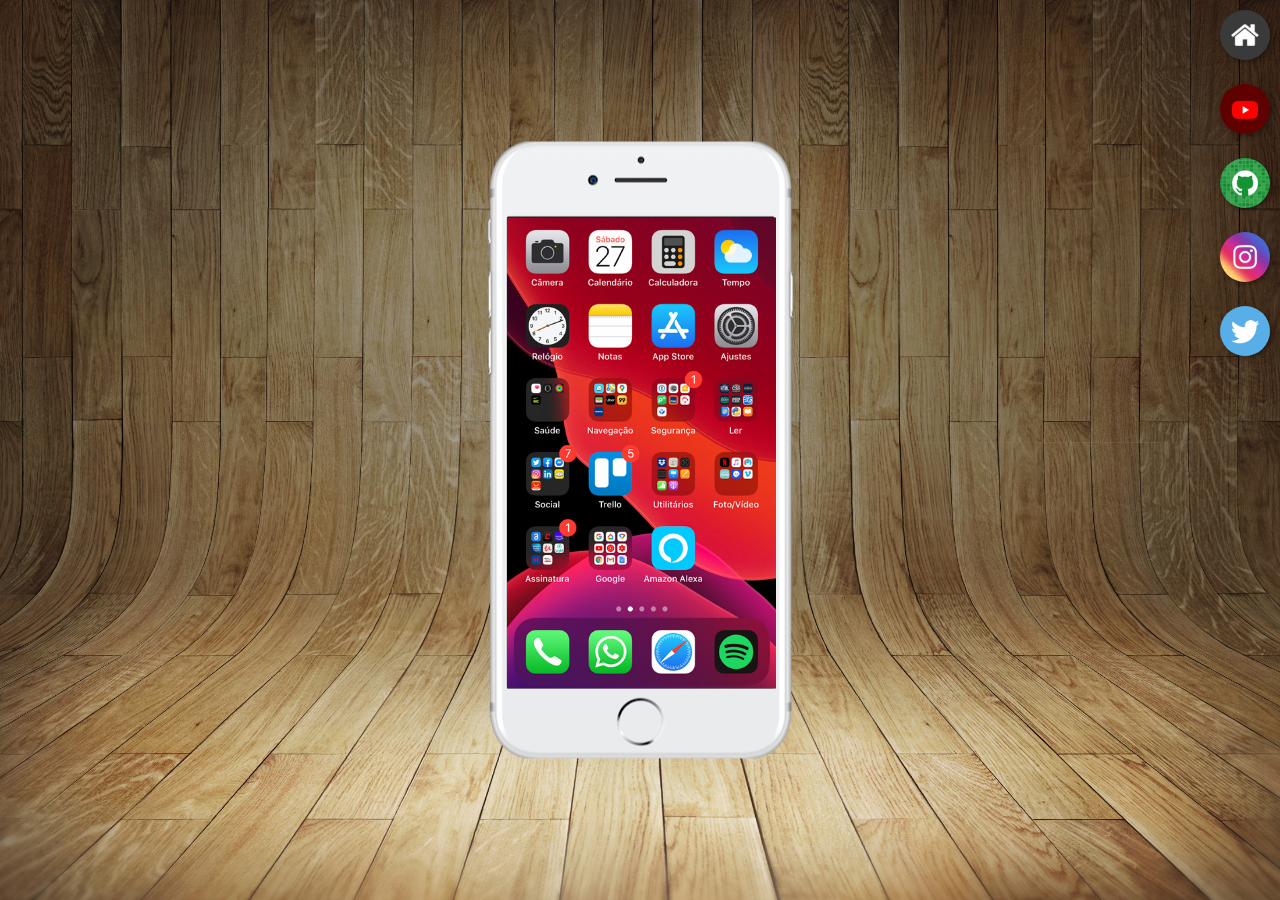
<file: index.html>
<!DOCTYPE html>
<html lang="pt-br">
<head>
    <meta charset="UTF-8">
    <meta name="viewport" content="width=device-width, initial-scale=1.0">
    <title>Minhas redes sociais</title>
    <link rel="shortcut icon" href="favicon.ico" type="image/x-icon">
    <link rel="stylesheet" href="style.css">

</head>
<body>
    <main>
        <section id="telefone">
<iframe src="home.html" frameborder="0" name="home" id="home"></iframe>

        </section>

        <section id="redes">
            
<a href="home.html" target="home"><img src="imagens/logo-home.jpg" alt="Home"></a> <br>

<a href="youtube.html" target="home"><img src="imagens/logo-youtube.jpg" alt="logo-youtube"></a> <br>

<a href="github.html" target="home"><img src="imagens/logo-github.jpg" alt="GitHub"></a> <br>

<a href="instagram.html" target="home"><img src="imagens/logo-instagram.jpg" alt="Instagram"></a> <br>

<a href="twitter.html" target="home"><img src="imagens/logo-twitter.jpg" alt="logo-twitter"></a> <br>

        </section>

    </main>
    
</body>
</html>
</file>
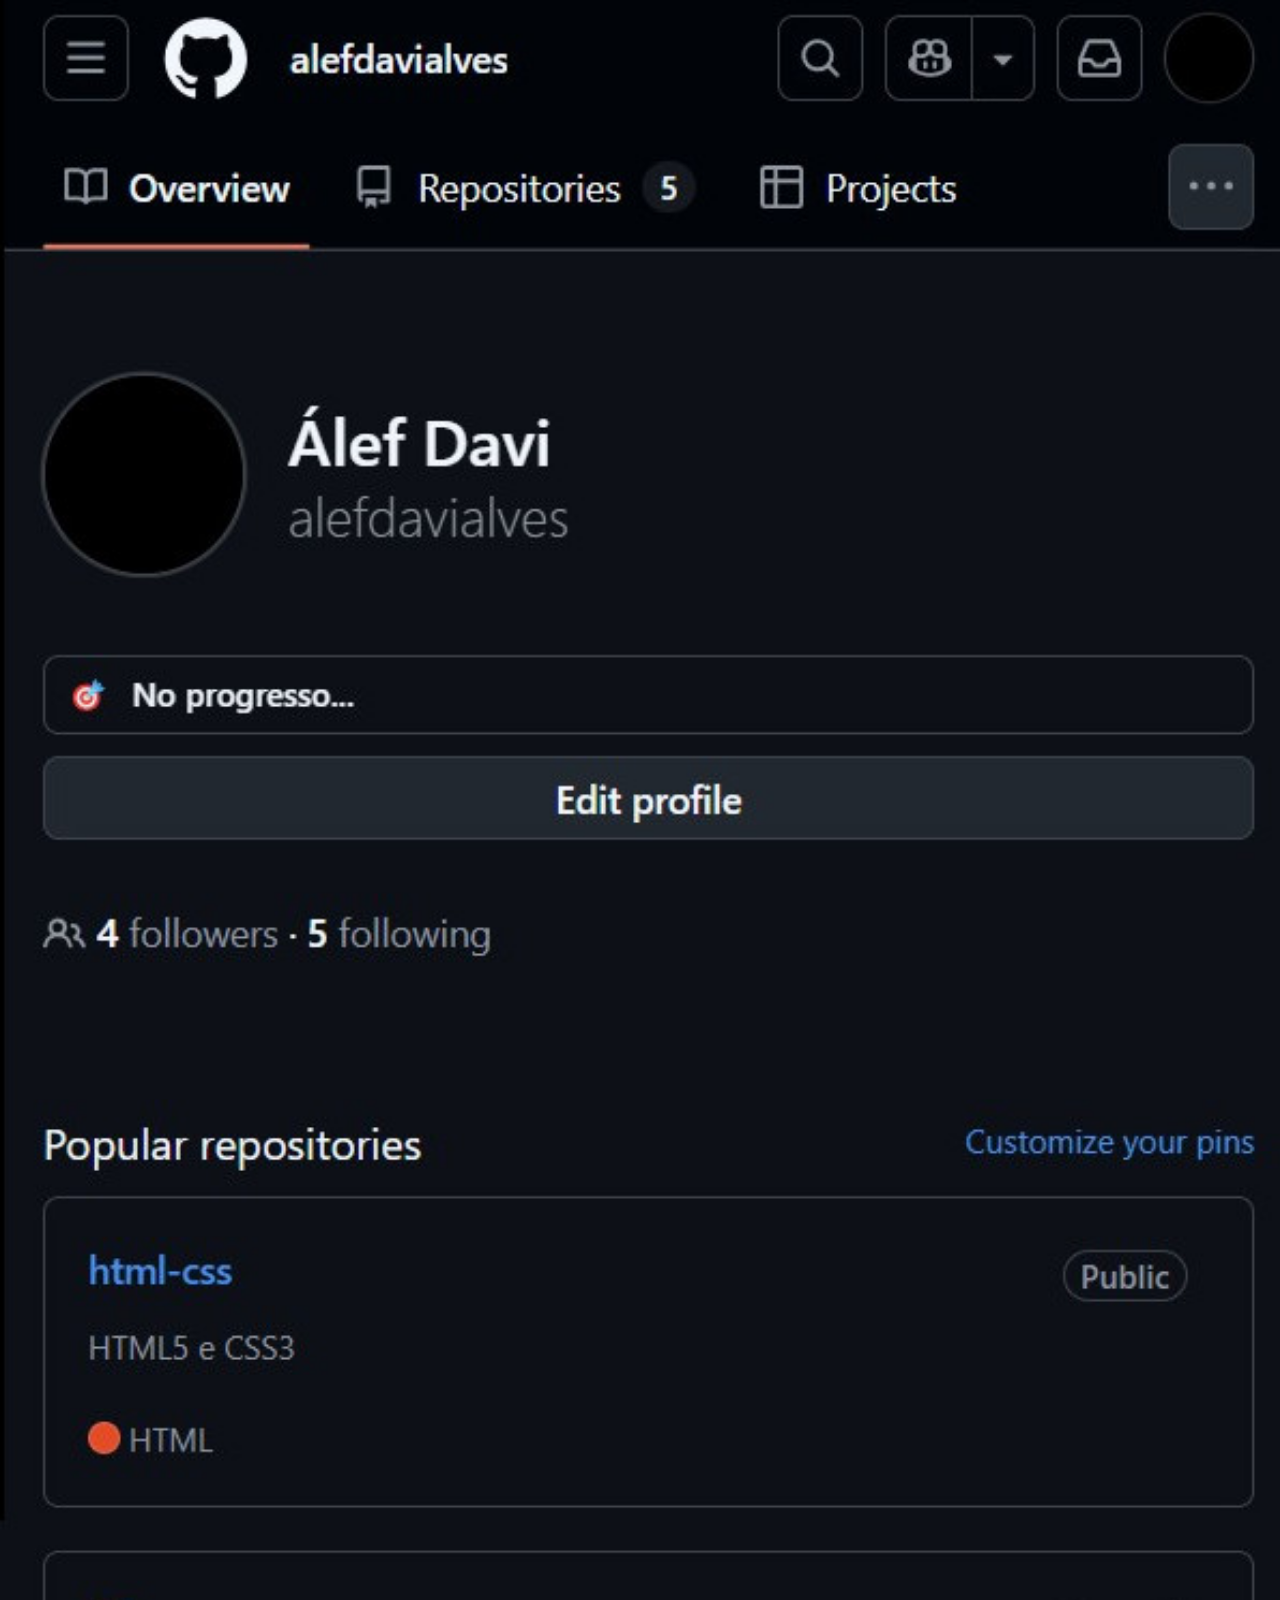
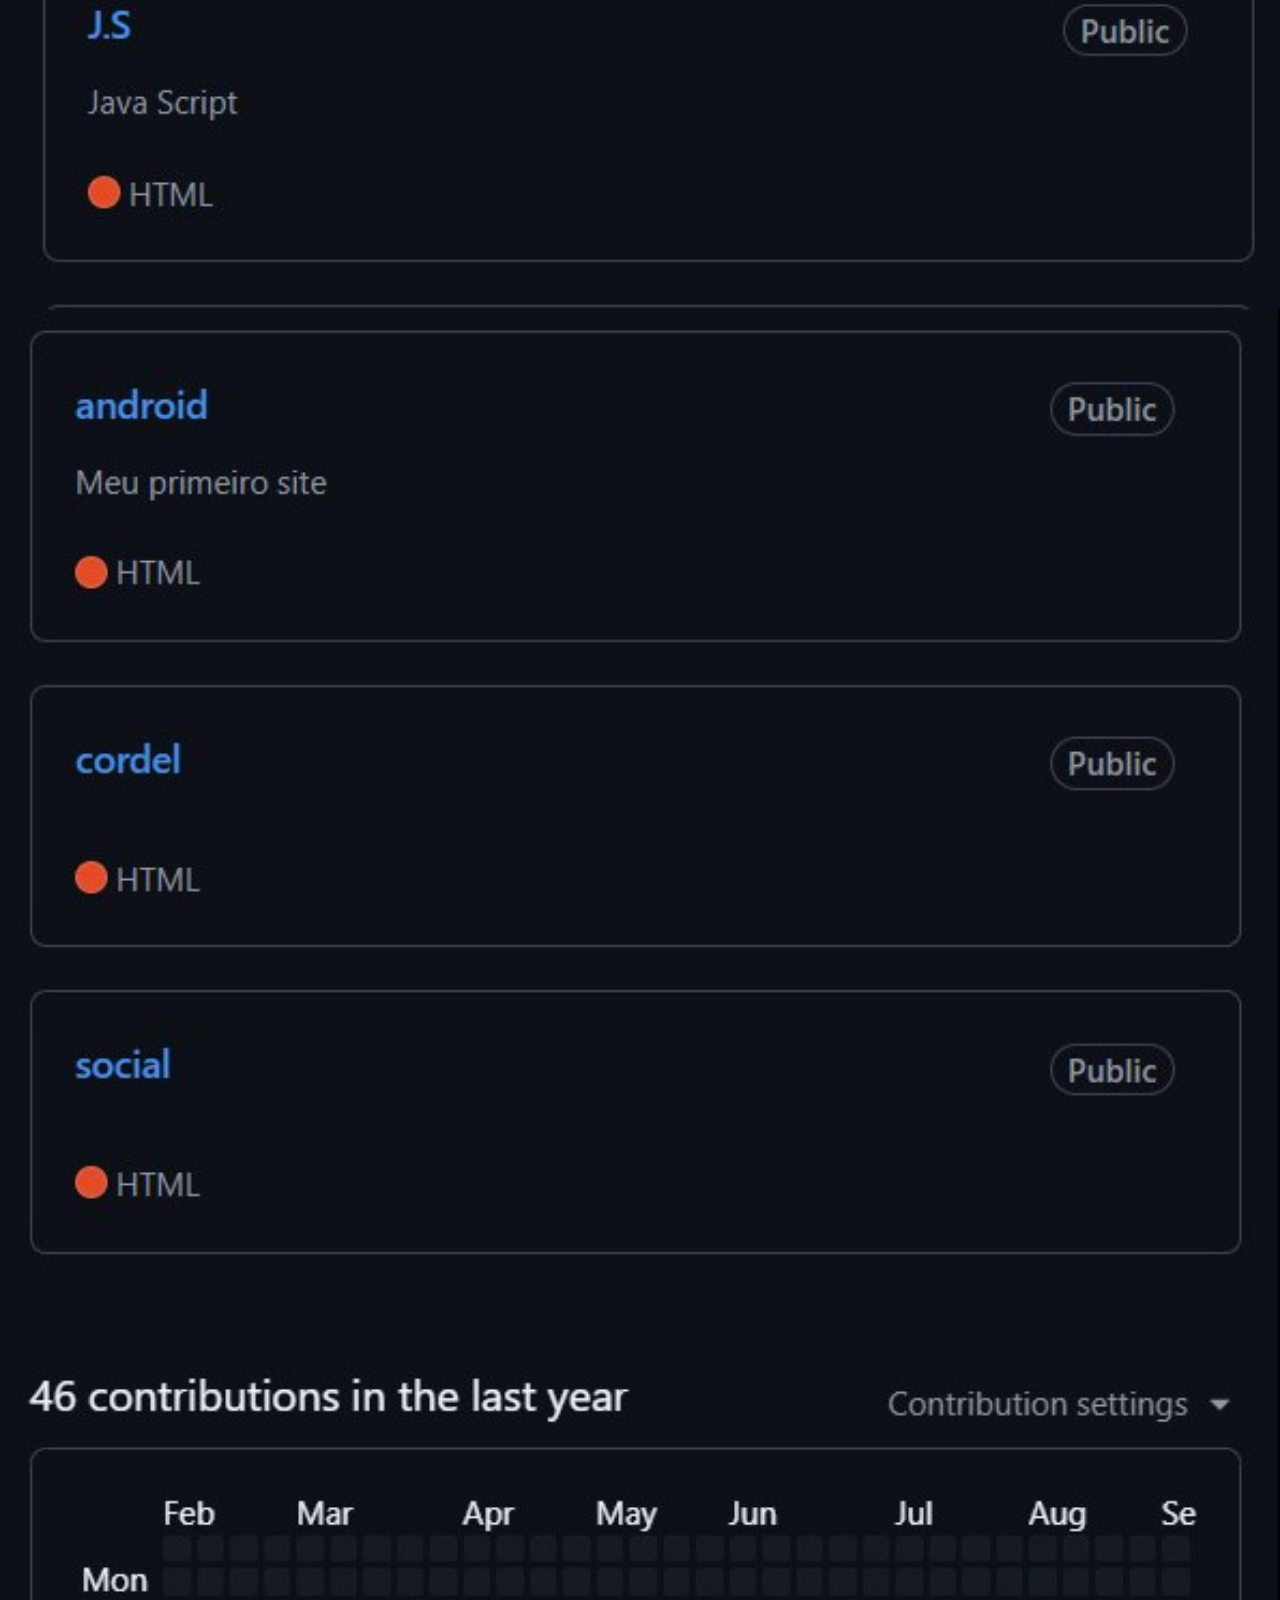
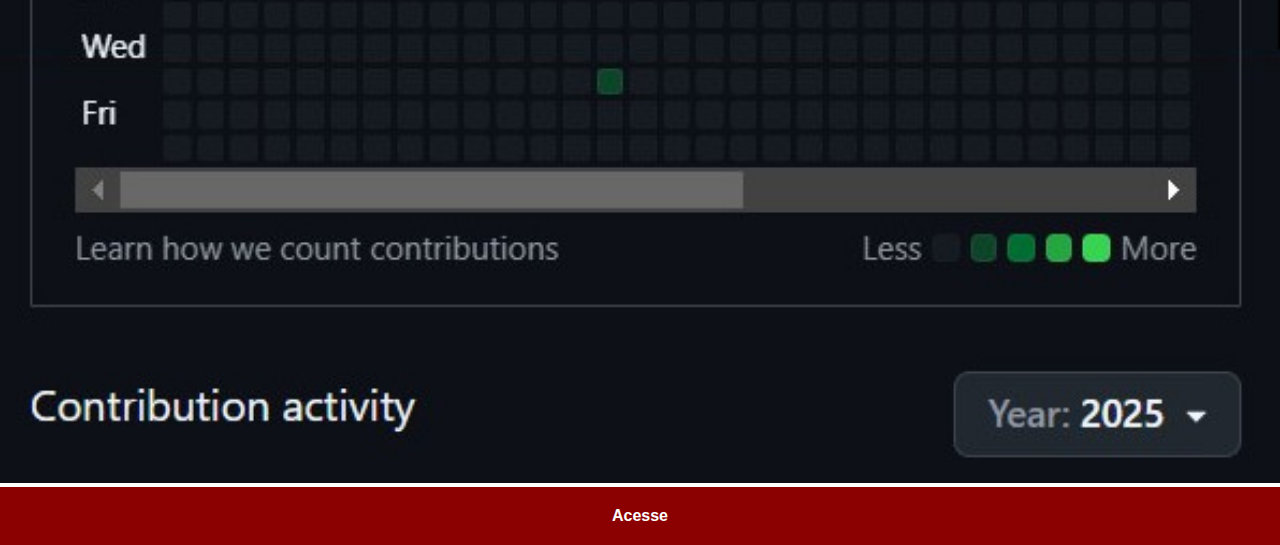
<file: github.html>
<!DOCTYPE html>
<html lang="py-br">
<head>
    <meta charset="UTF-8">
    <meta name="viewport" content="width=device-width, initial-scale=1.0">
    <title>Youtube</title>
    <link rel="stylesheet" href="home.css">

</head>
<body>
    <img src="imagens/github.jpg" alt="Youtube">
    <a href="https://github.com/alefdavialves" target="_blank">Acesse</a>
</body>
</html>
</file>
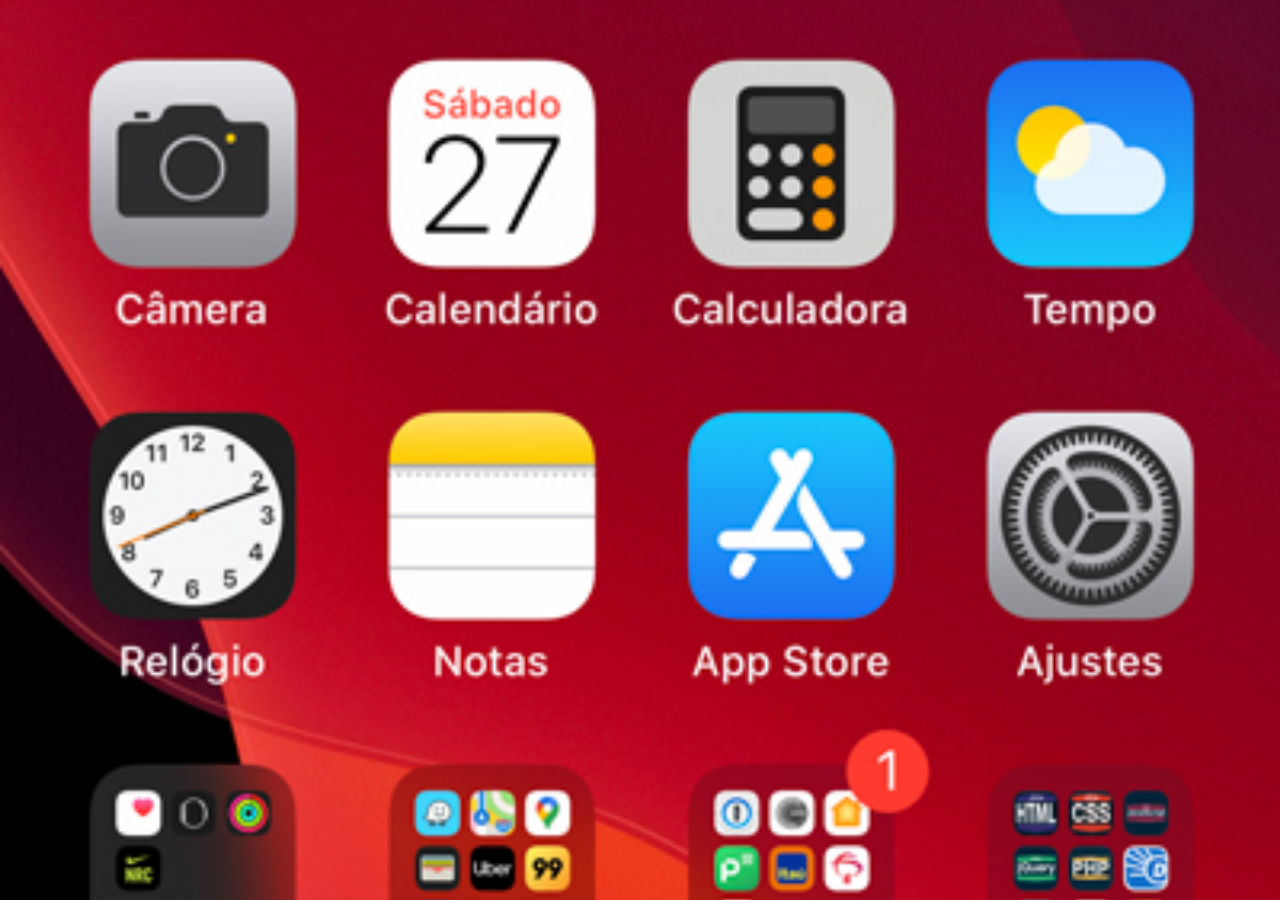
<file: home.html>
<!DOCTYPE html>
<html lang="pt-br">
<head>
    <meta charset="UTF-8">
    <meta name="viewport" content="width=device-width, initial-scale=1.0">
    <title>Home</title>
</head>

<style>
*{
    padding: 0px;
    margin: 0px;

}

body{
height: 100vh;
width: 100vw;
background-color: black;
    background-image: url('imagens/tela-home.jpg');
    background-repeat: no-repeat;
    background-position: top center;
    background-size: cover;
    background-attachment: fixed;
}

</style>
<body>
    
</body>
</html>
</file>
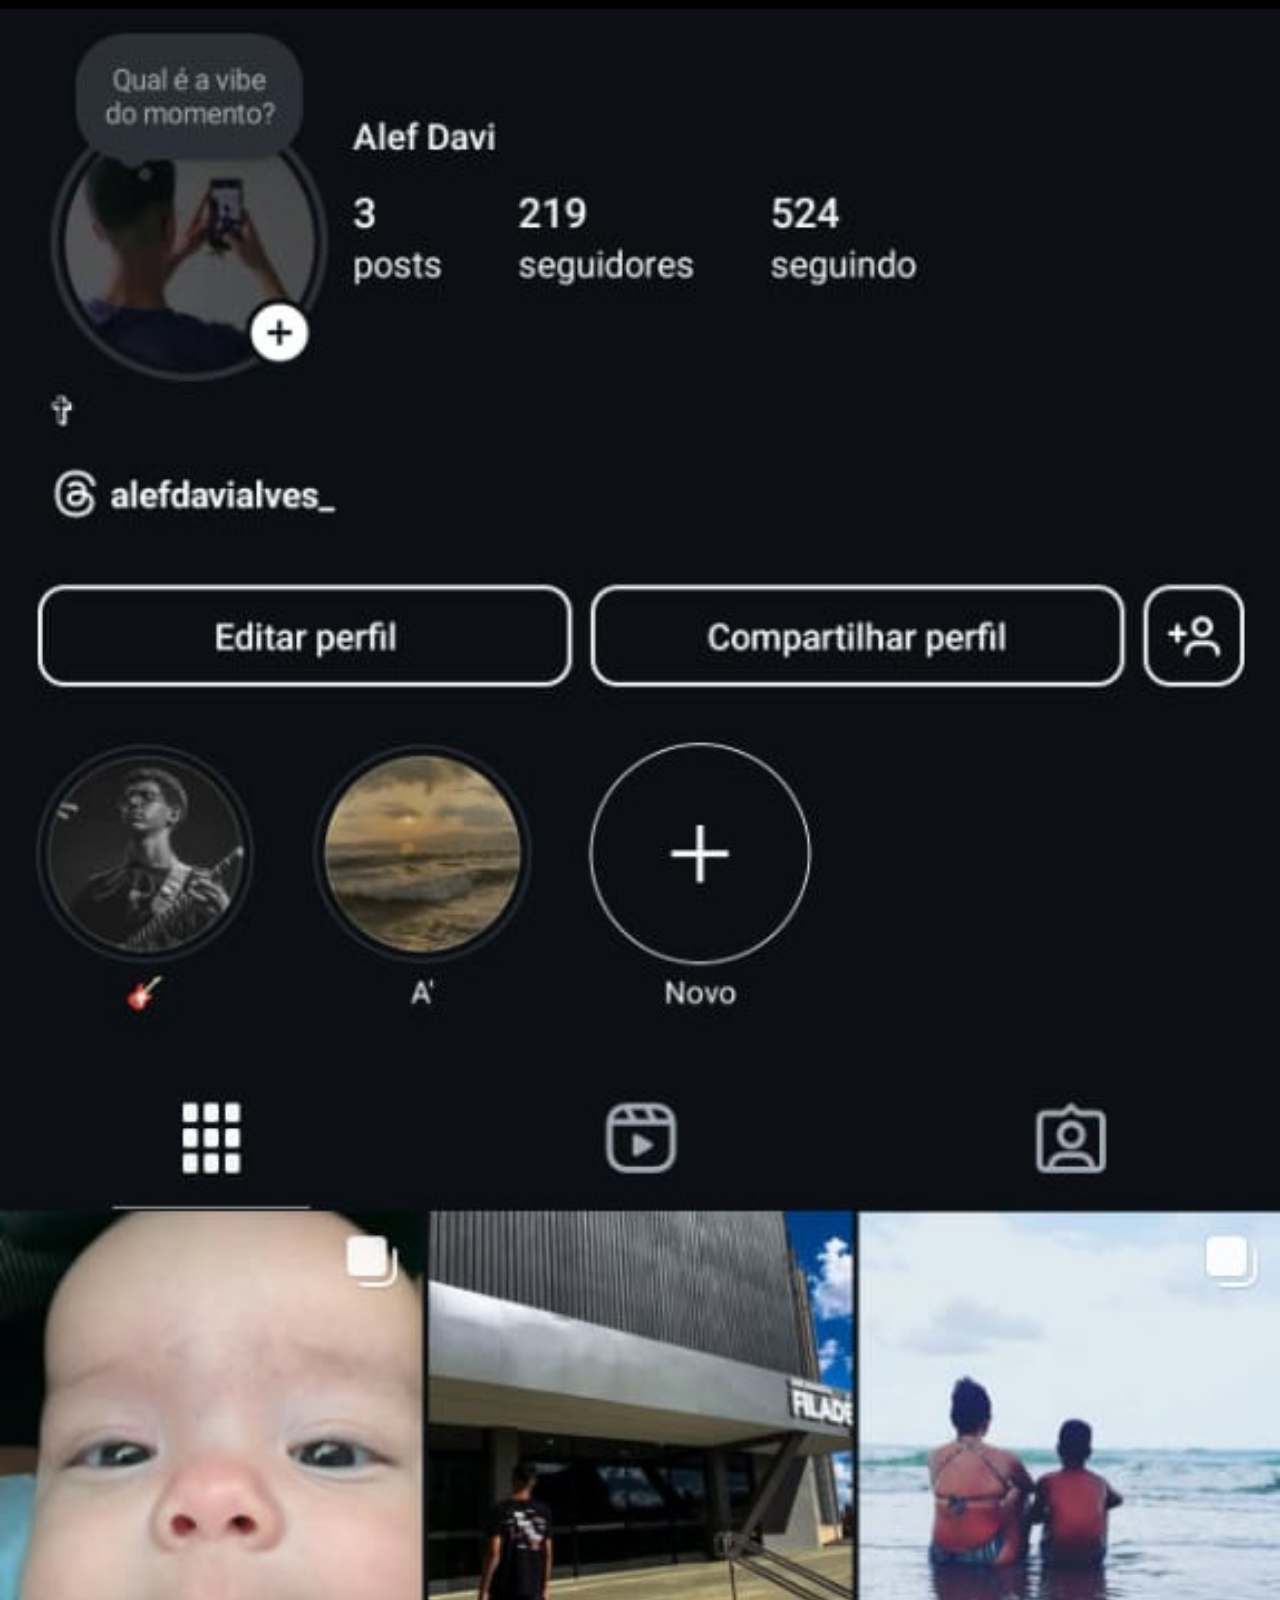
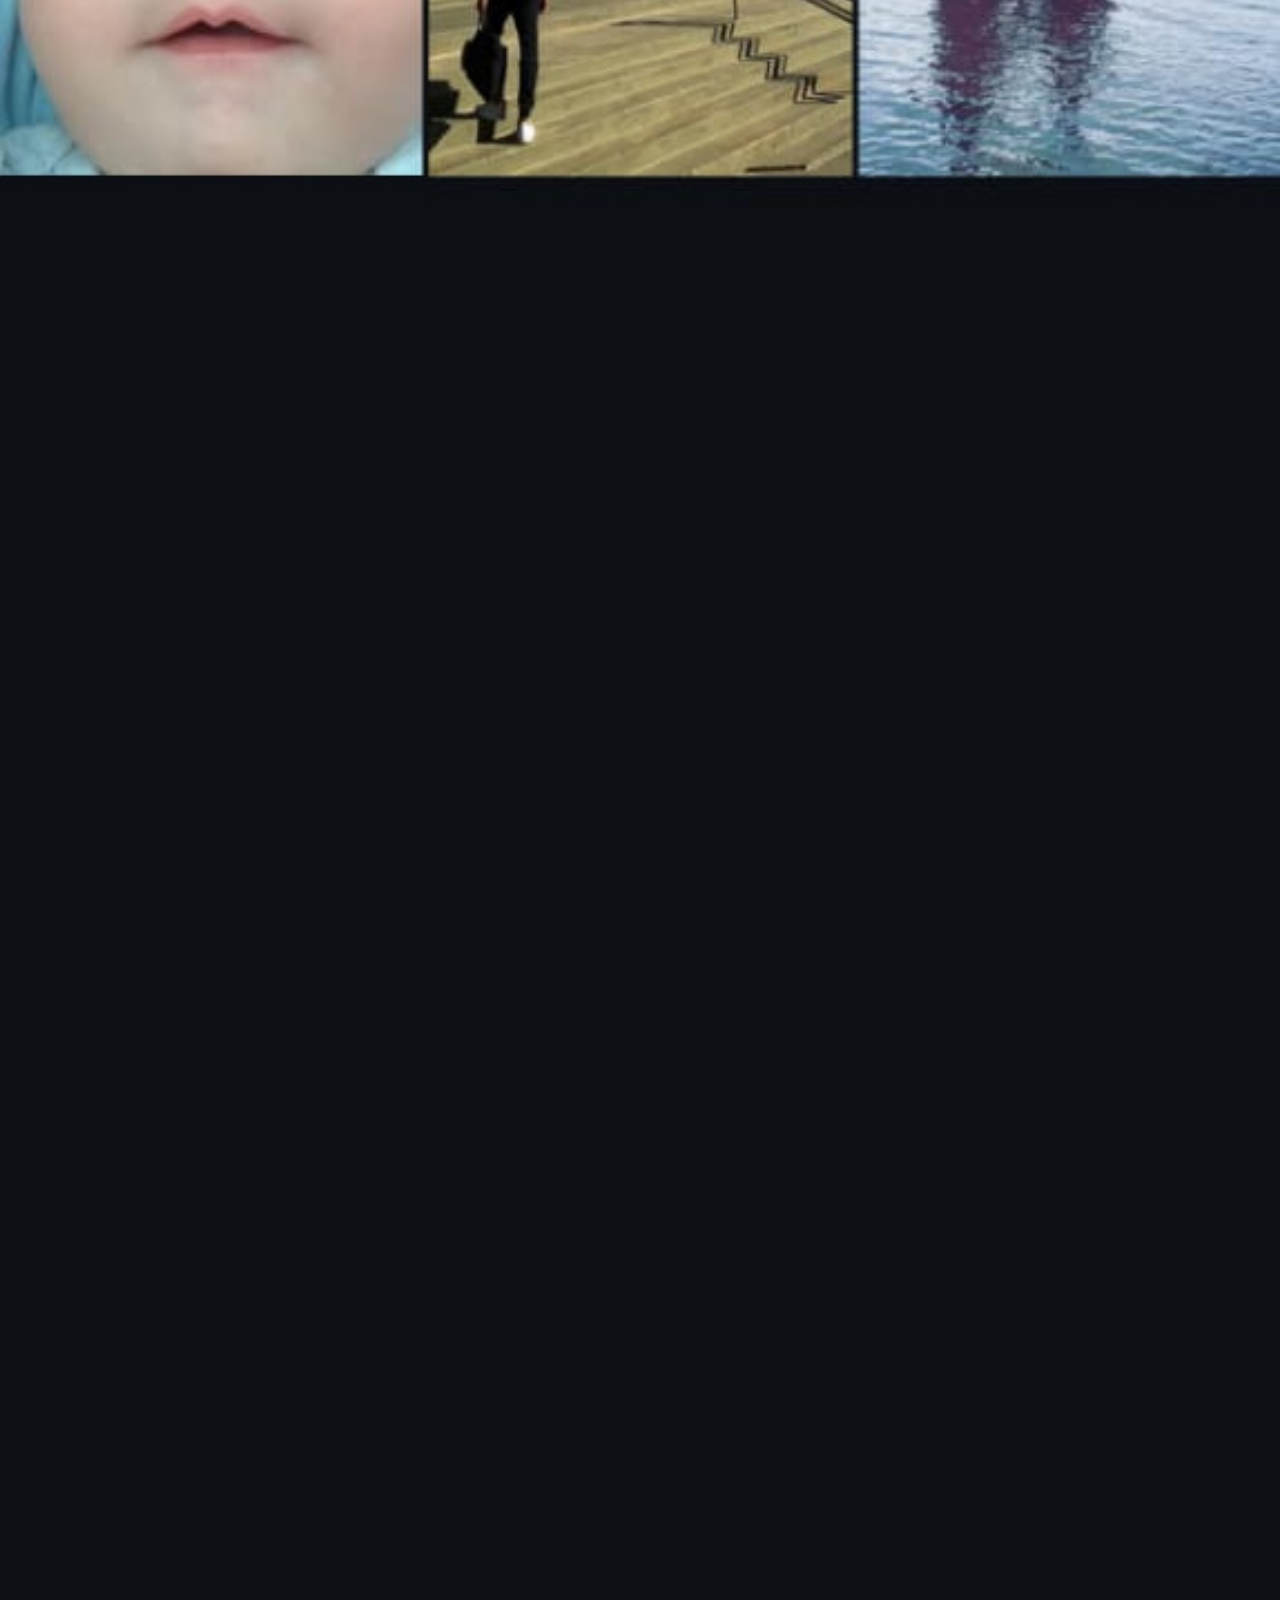
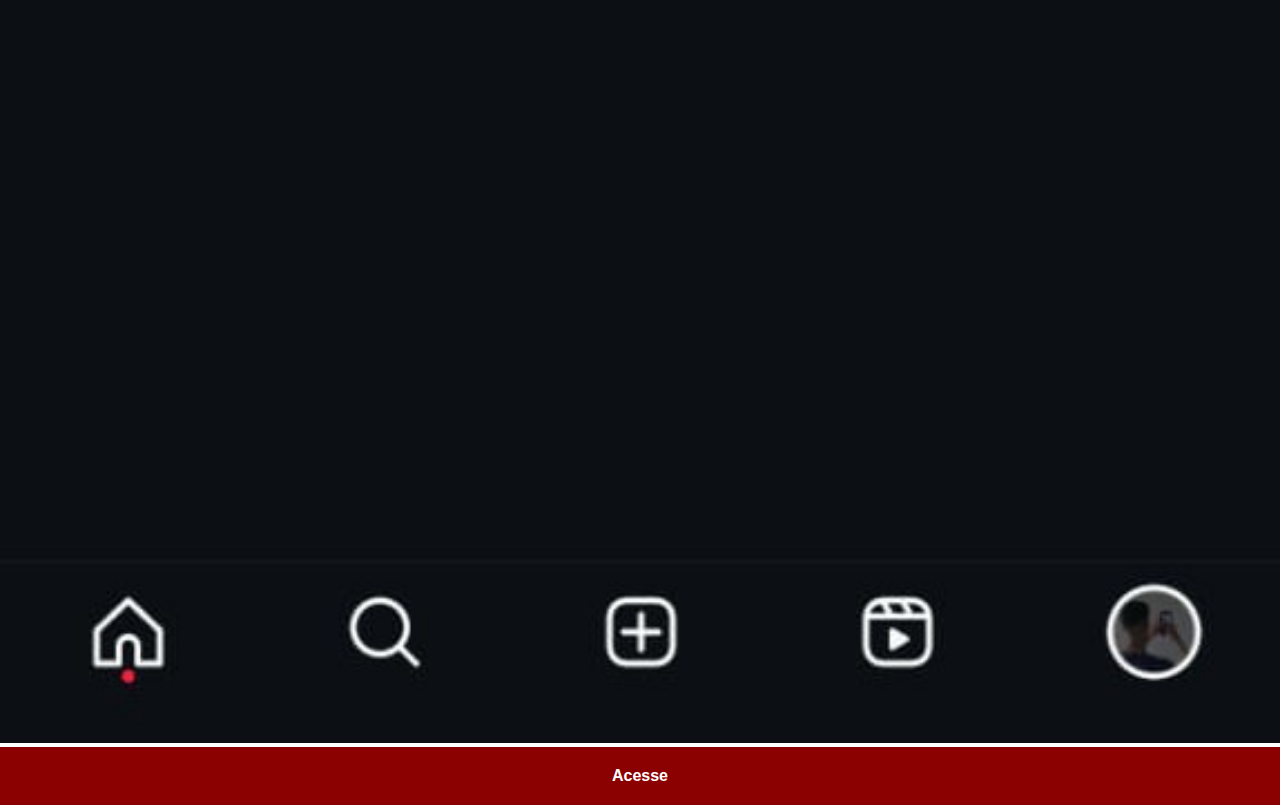
<file: instagram.html>
<!DOCTYPE html>
<html lang="py-br">
<head>
    <meta charset="UTF-8">
    <meta name="viewport" content="width=device-width, initial-scale=1.0">
    <title>Youtube</title>
    <link rel="stylesheet" href="home.css">

</head>
<body>
    <img src="imagens/tela-instagram.jpeg" alt="Youtube">
    <a href="https://www.instagram.com/alefdavialves_/" target="_blank">Acesse</a>
</body>
</html>
</file>
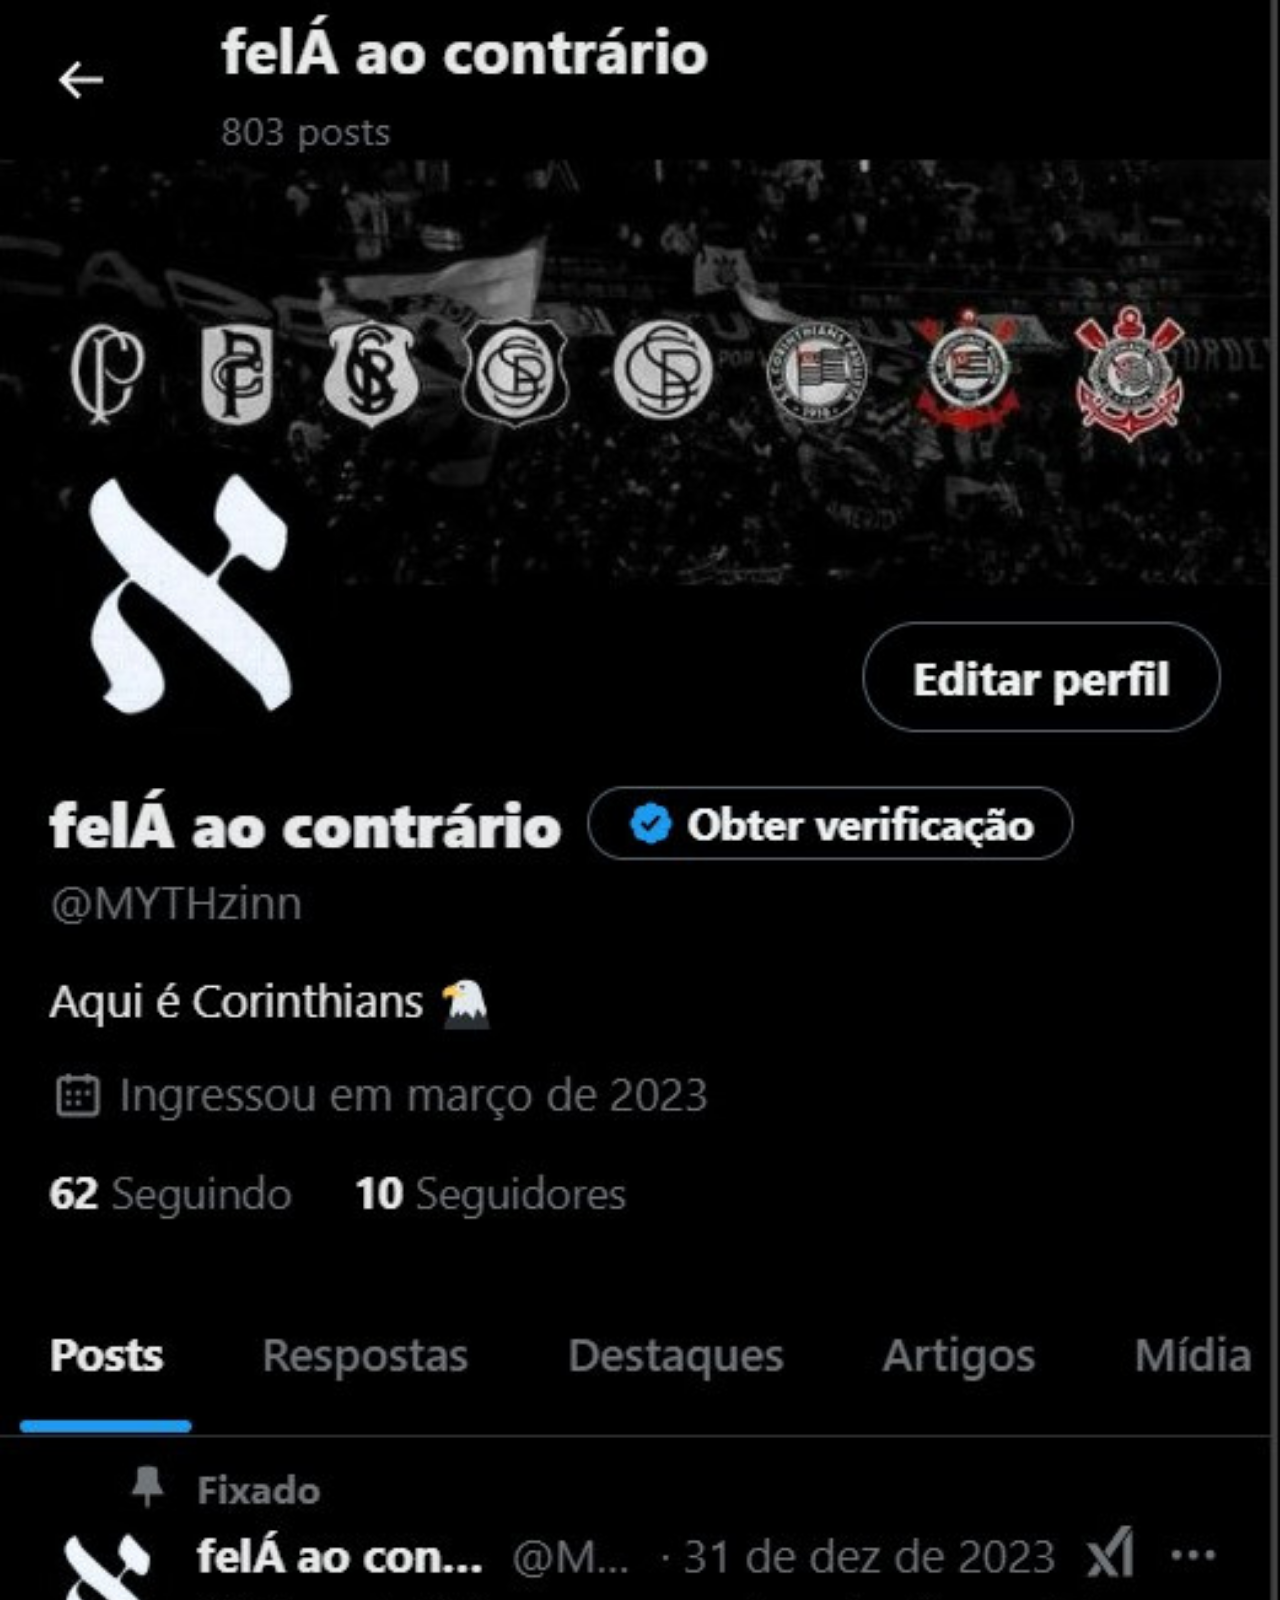
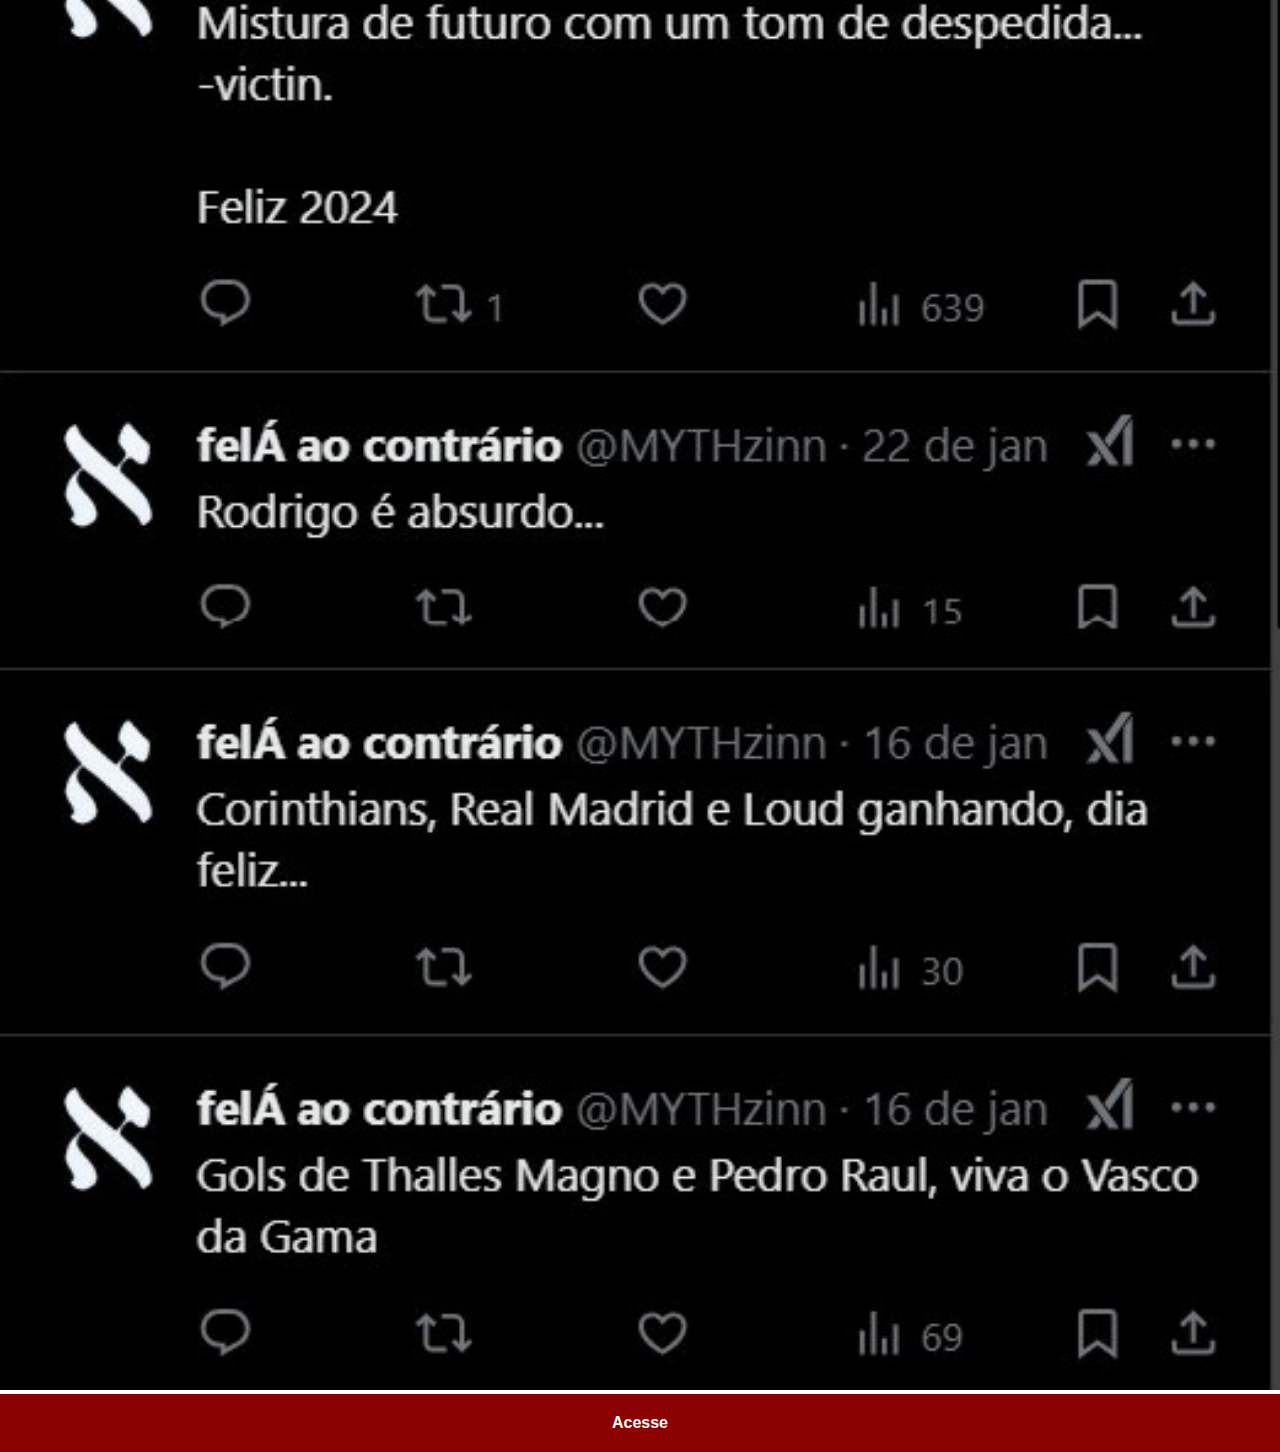
<file: twitter.html>
<!DOCTYPE html>
<html lang="py-br">
<head>
    <meta charset="UTF-8">
    <meta name="viewport" content="width=device-width, initial-scale=1.0">
    <title>Youtube</title>
    <link rel="stylesheet" href="home.css">

</head>
<body>
    <img src="imagens/twitter.jpg" alt="Youtube">
    <a href="https://x.com/MYTHzinn" target="_blank">Acesse</a>
</body>
</html>
</file>
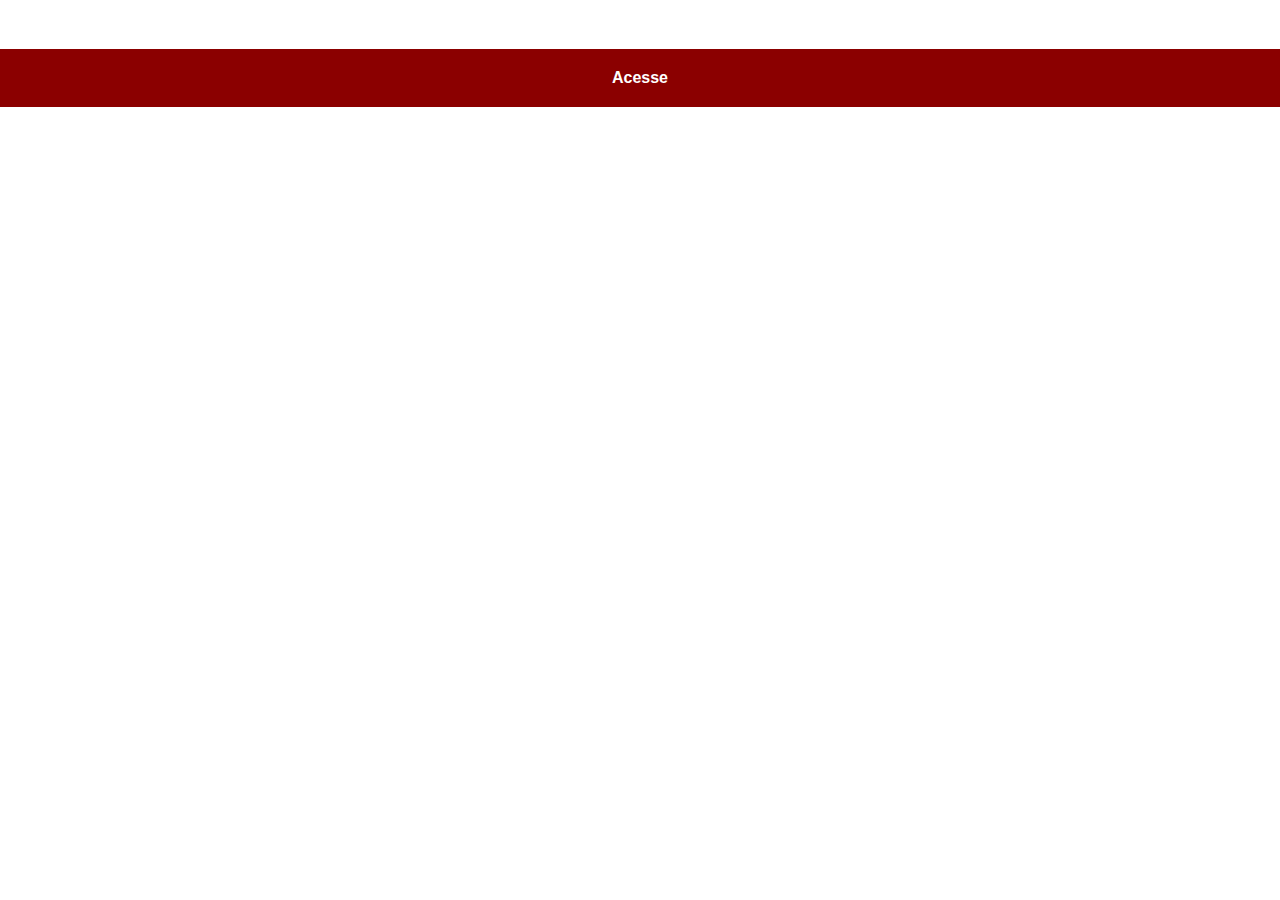
<file: youtube.html>
<!DOCTYPE html>
<html lang="py-br">
<head>
    <meta charset="UTF-8">
    <meta name="viewport" content="width=device-width, initial-scale=1.0">
    <title>Youtube</title>
    <link rel="stylesheet" href="home.css">

</head>
<style>

    h1{
        color: white;
        text-align: center;
        font-size: 20px;
        margin-top: 5px;
    }

 p{
    color: white;
        text-align: center;
        font-size: 10px;
        padding: 5px;
 }

</style>
<body>
    <h1>Não tenho Youtube</h1>
    <p>Mas acessa o do guanabara ai</p>
    <a href="https://www.youtube.com/c/CursoemV%C3%ADdeo" target="_blank">Acesse</a>
</body>
</html>
</file>
<file: style.css>
@charset "UTF-8";

*{
    margin: 0px;
    padding: 0px;
    font-family: Arial, Helvetica, sans-serif;
}

html,body{
height: 100vh;
width: 100vw;
background-image: url(imagens/fundo-madeira.jpg);
background-position: top center;
background-attachment: fixed;
background-repeat: no-repeat;
background-size: cover;

}

main{
    height: 100vh;
    position: relative;
}

section#telefone{
    height: 617px;
    width: 320px;
    position: absolute;
    top: 50%;
    left: 50%;
    transform: translate(-50%, -50%);
    background-image: url(imagens/frame-iphone.png);
    background-position: center center;
    background-repeat: no-repeat;
    
}

iframe#home{
    position: relative;
    top: 75.5px;
    left: 27px;
    width: 269px;
    height: 471px;
  
}

section#redes{
    text-align: right;
}

section#redes img{
    width: 50px;
    height: 50px;
    border-radius: 50%;
    box-shadow: 2px 2px 5px rgba(0, 0, 0, 0.395);
    margin: 10px;
    box-sizing: border-box;
}

section img:hover{
border: 2px solid rgb(226, 223, 223);
transform: translate(-2px, -2px);
box-shadow: 5px 5px 10px rgba(0, 0, 0, 0.352);
transition: transform 0.6s, border 0.3s;
}
</file>
<file: home.css>
@charset "UTF-8";

*{
    margin: 0px;
    padding: 0px;
    font-family: Arial, Helvetica, sans-serif;
}

::-webkit-scrollbar{
width: 0px;
height: 0px;

}

img{
width: 100vw;
}

a{
    display: block;
    background-color: darkred;
    color: white;
    padding: 20px;
    text-align: center;
    font-weight: bold;
    text-decoration: none;
}

a:hover{
    background-color: red ;
}
</file>
